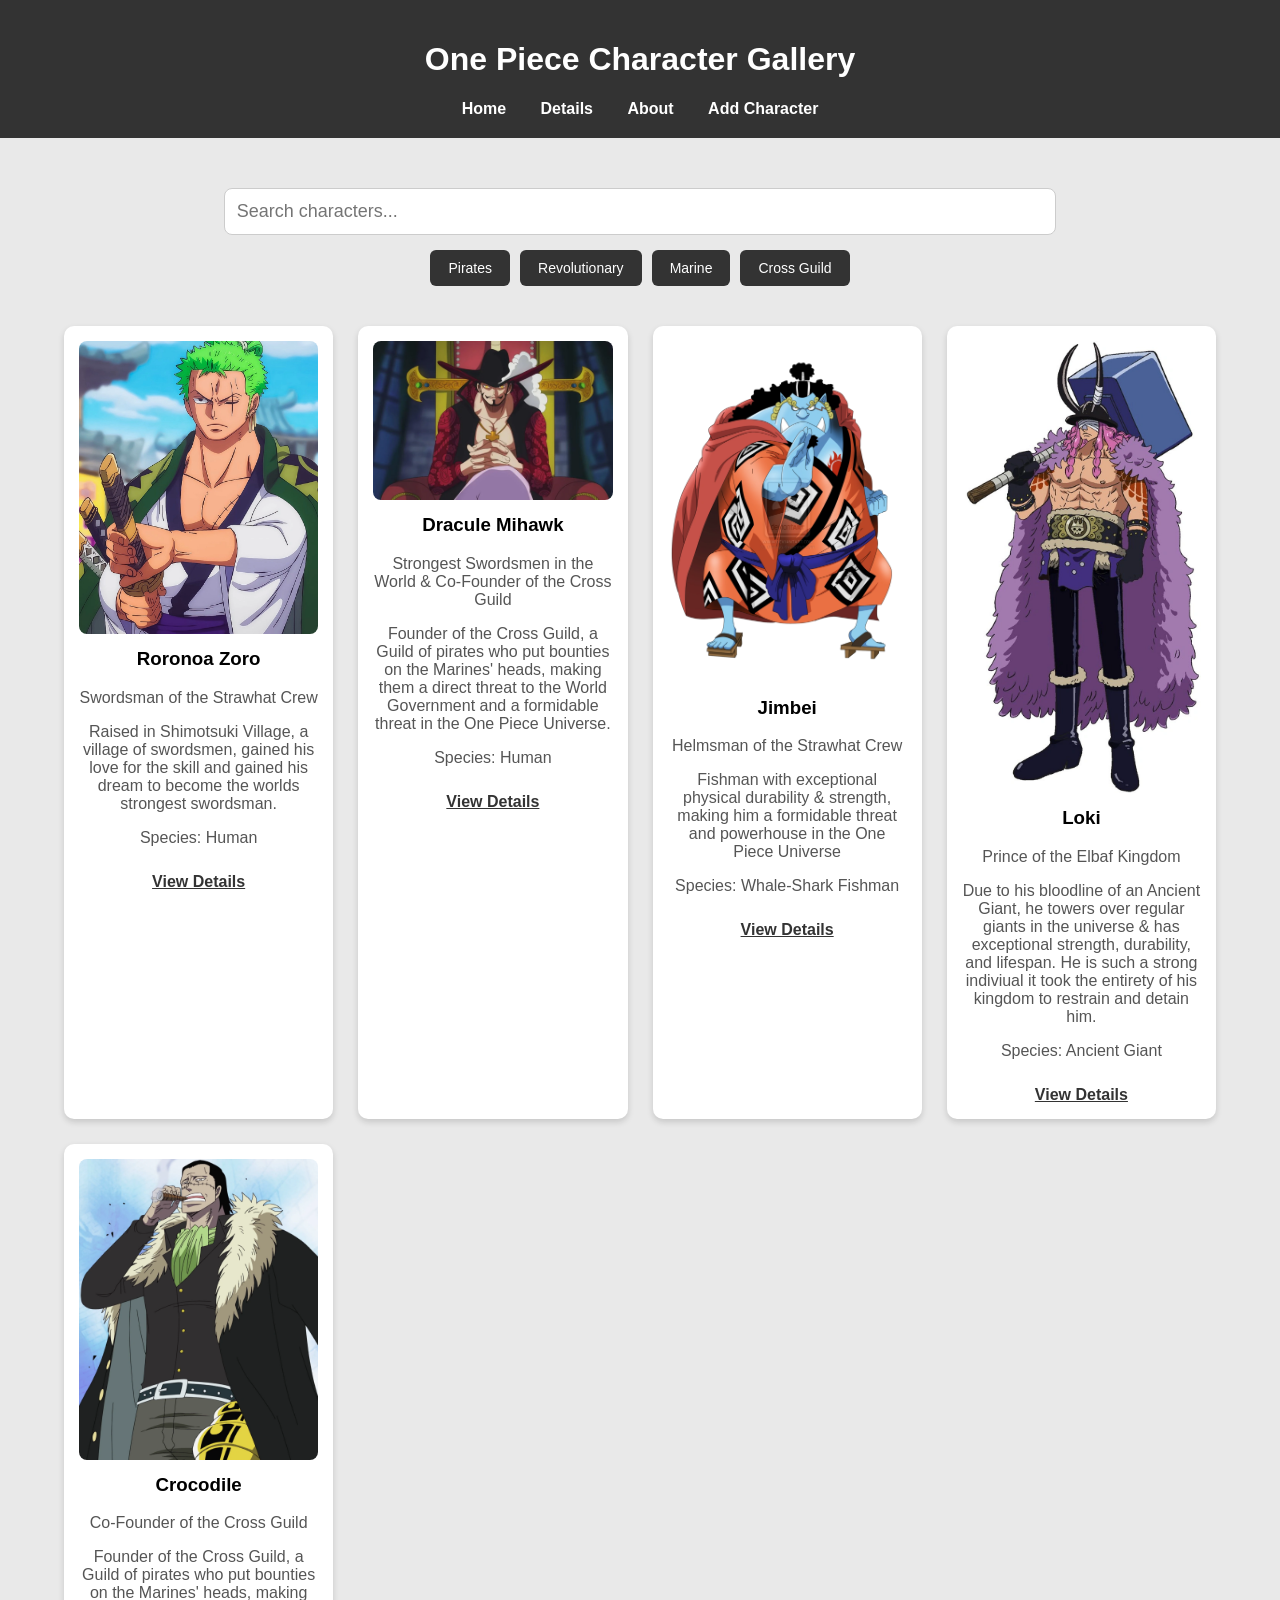
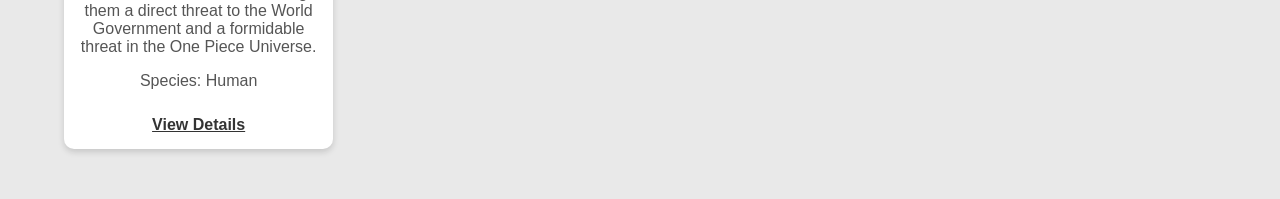
<file: index.html>
<!DOCTYPE html>
<html>
<head>
    <title>One Piece Character Gallery</title>
    <link rel="stylesheet" href="style.css">
</head>
<body>

<header>
    <h1>One Piece Character Gallery</h1>
    <nav>
        <a href="index.html">Home</a>
        <a href="details.html">Details</a>
        <a href="about.html">About</a>
        <a href="new-character-form.html">Add Character</a>
    </nav>
</header>

<div class="container">

    <div class="search-bar">
    <input type="text" placeholder="Search characters...">

    <div class="filter-buttons">
        <button>Pirates</button>
        <button>Revolutionary</button>
        <button>Marine</button>
        <button>Cross Guild</button>
    </div>

    <div class="gallery">

        <div class="card">
            <img src="images/Zoro-onepiece.webp" alt="Roronoa Zoro">
            <h3>Roronoa Zoro</h3>
            <p>Swordsman of the Strawhat Crew</p>
            <p>Raised in Shimotsuki Village, a village of swordsmen, gained his love for the skill and gained his dream to become the worlds strongest swordsman.</p>
            <p>Species: Human</p>
            <a href="details.html">View Details</a>
        </div>

        <div class="card">
            <img src="images/Mihawk-onepiece.webp" alt="Dracule Mihawk">
            <h3>Dracule Mihawk</h3>
            <p>Strongest Swordsmen in the World & Co-Founder of the Cross Guild</p>
            <p>Founder of the Cross Guild, a Guild of pirates who put bounties on the Marines' heads, making them a direct threat to the World Government and a formidable threat in the One Piece Universe.</p></p>
            <p>Species: Human</p>
            <a href="details.html">View Details</a>
        </div>

        <div class="card">
            <img src="images/Jimbei-onepiece.webp" alt="Jimbei">
            <h3>Jimbei</h3>
            <p>Helmsman of the Strawhat Crew</p>
            <p>Fishman with exceptional physical durability & strength, making him a formidable threat and powerhouse in the One Piece Universe</p>
            <p>Species: Whale-Shark Fishman</p>
            <a href="details.html">View Details</a>
        </div>

        <div class="card">
            <img src="images/Loki-onepiece.webp" alt="Loki">
            <h3>Loki</h3>
            <p>Prince of the Elbaf Kingdom</p>
            <p>Due to his bloodline of an Ancient Giant, he towers over regular giants in the universe  
             & has exceptional strength, durability, and lifespan. He is such a strong indiviual it took the entirety of his kingdom to restrain and detain him.
            </p>
            <p>Species: Ancient Giant</p>
            <a href="details.html">View Details</a>
        </div>

        <div class="card">
            <img src="images/Crocodile-onepiece.webp" alt="Crocodile">
            <h3>Crocodile</h3>
            <p>Co-Founder of the Cross Guild</p>
            <p>Founder of the Cross Guild, a Guild of pirates who put bounties on the Marines' heads, making them a direct threat to the World Government and a formidable threat in the One Piece Universe.</p>
            <p>Species: Human</p>
            <a href="details.html">View Details</a>
        </div>

    </div>
</div>

</body>
</html>
</file>
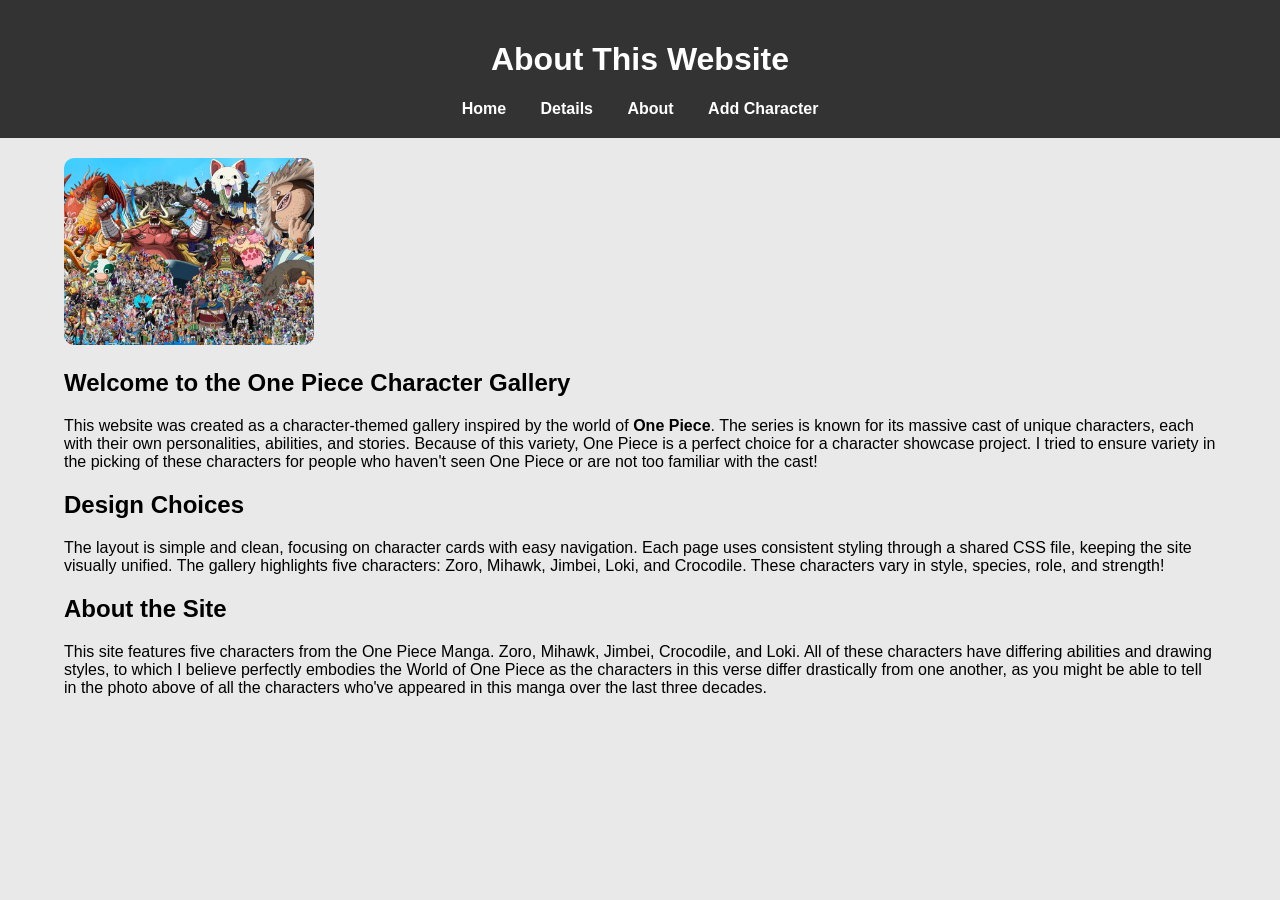
<file: about.html>
<!DOCTYPE html>
<html>
<head>
    <title>About This Gallery</title>
    <link rel="stylesheet" href="style.css">
</head>
<body>

<header>
    <h1>About This Website</h1>
    <nav>
        <a href="index.html">Home</a>
        <a href="details.html">Details</a>
        <a href="about.html">About</a>
        <a href="new-character-form.html">Add Character</a>
    </nav>
</header>

<div class="container">

    <img src="images/onepiece.png" alt="One Piece Image" style="width:250px; border-radius:10px;">

    <h2>Welcome to the One Piece Character Gallery</h2>
    <p>
        This website was created as a character-themed gallery inspired by the world of 
        <strong>One Piece</strong>. The series is known for its massive cast of unique 
        characters, each with their own personalities, abilities, and stories. Because of 
        this variety, One Piece is a perfect choice for a character showcase project. I 
        tried to ensure variety in the picking of these characters for people who haven't 
        seen One Piece or are not too familiar with the cast!

    </p>

    <h2>Design Choices</h2>
    <p>
        The layout is simple and clean, focusing on character cards with easy navigation. 
        Each page uses consistent styling through a shared CSS file, keeping the site 
        visually unified. The gallery highlights five characters: Zoro, Mihawk, Jimbei, 
        Loki, and Crocodile. These characters vary in style, species, role, and strength!
    </p>

    <h2>About the Site</h2>
    <p>
        This site features five characters from the One Piece Manga. Zoro, Mihawk, Jimbei, Crocodile, and Loki.
        All of these characters have differing abilities and drawing styles, to which I believe perfectly embodies
        the World of One Piece as the characters in this verse differ drastically from one another, as you might be
        able to tell in the photo above of all the characters who've appeared in this manga over the last three decades.
    </p>

</div>

</body>
</html>
</file>
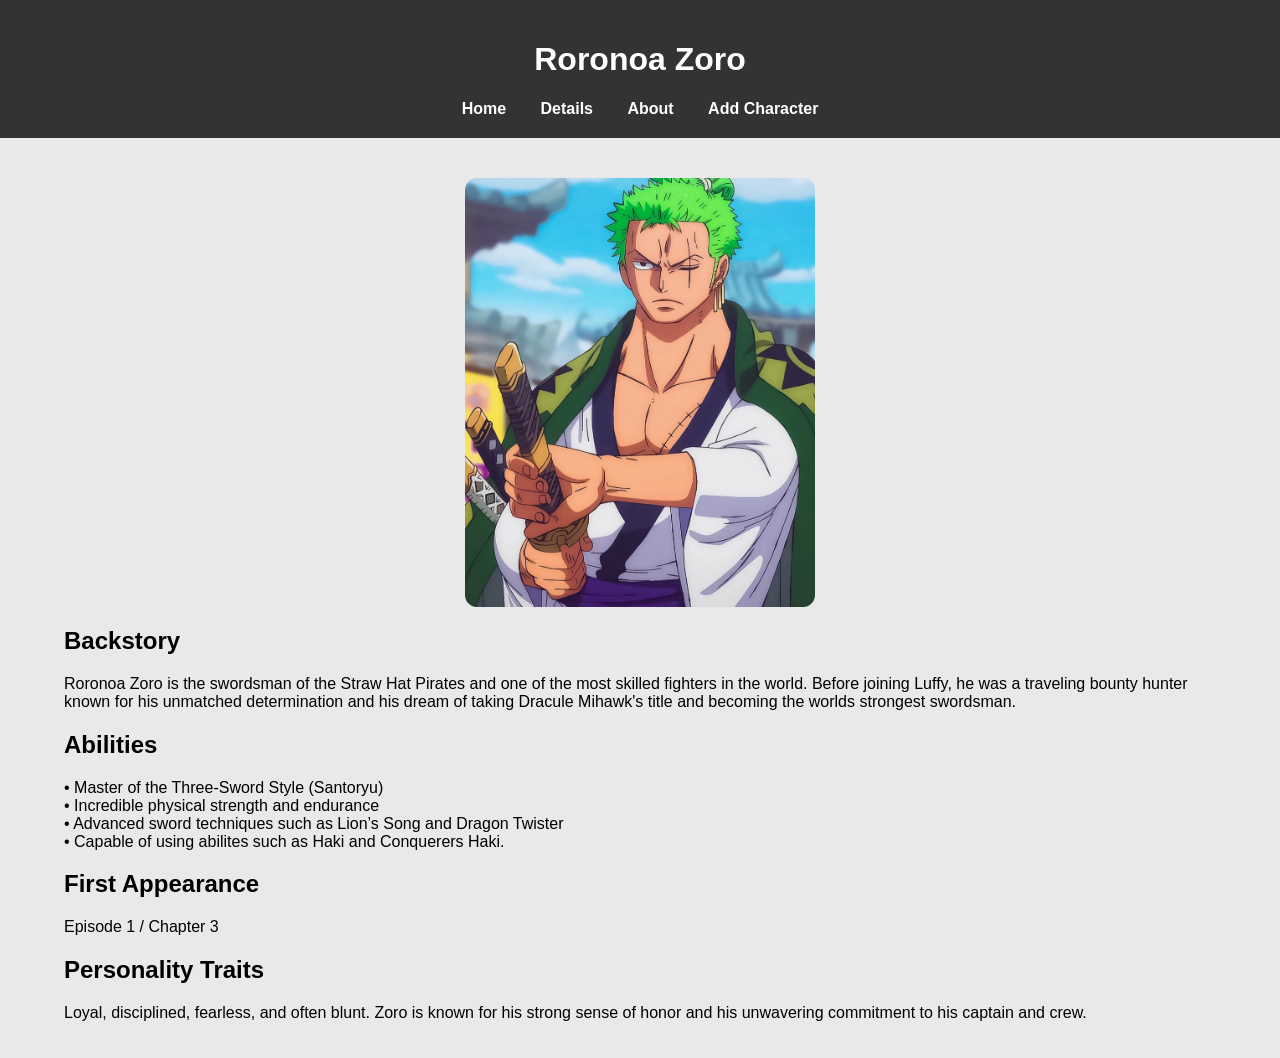
<file: details.html>
<!DOCTYPE html>
<html>
<head>
    <title>Roronoa Zoro - Character Details</title>
    <link rel="stylesheet" href="style.css">
</head>
<body>

<header>
    <h1>Roronoa Zoro</h1>
    <nav>
        <a href="index.html">Home</a>
        <a href="details.html">Details</a>
        <a href="about.html">About</a>
        <a href="new-character-form.html">Add Character</a>
    </nav>
</header>

<div class="container">

    <img src="images/Zoro-onepiece.webp" class="details-img" alt="Roronoa Zoro">

    <h2>Backstory</h2>
    <p>
        Roronoa Zoro is the swordsman of the Straw Hat Pirates and one of the most skilled 
        fighters in the world. Before joining Luffy, he was a traveling bounty hunter known 
        for his unmatched determination and his dream of taking Dracule Mihawk's title and becoming the worlds strongest swordsman.
    </p>

    <h2>Abilities</h2>
    <p>
        • Master of the Three-Sword Style (Santoryu)<br>
        • Incredible physical strength and endurance<br>
        • Advanced sword techniques such as Lion’s Song and Dragon Twister<br>
        • Capable of using abilites such as Haki and Conquerers Haki.
    </p>

    <h2>First Appearance</h2>
    <p>Episode 1 / Chapter 3</p>

    <h2>Personality Traits</h2>
    <p>
        Loyal, disciplined, fearless, and often blunt. Zoro is known for his strong sense 
        of honor and his unwavering commitment to his captain and crew.
    </p>

</div>

</body>
</html>
</file>
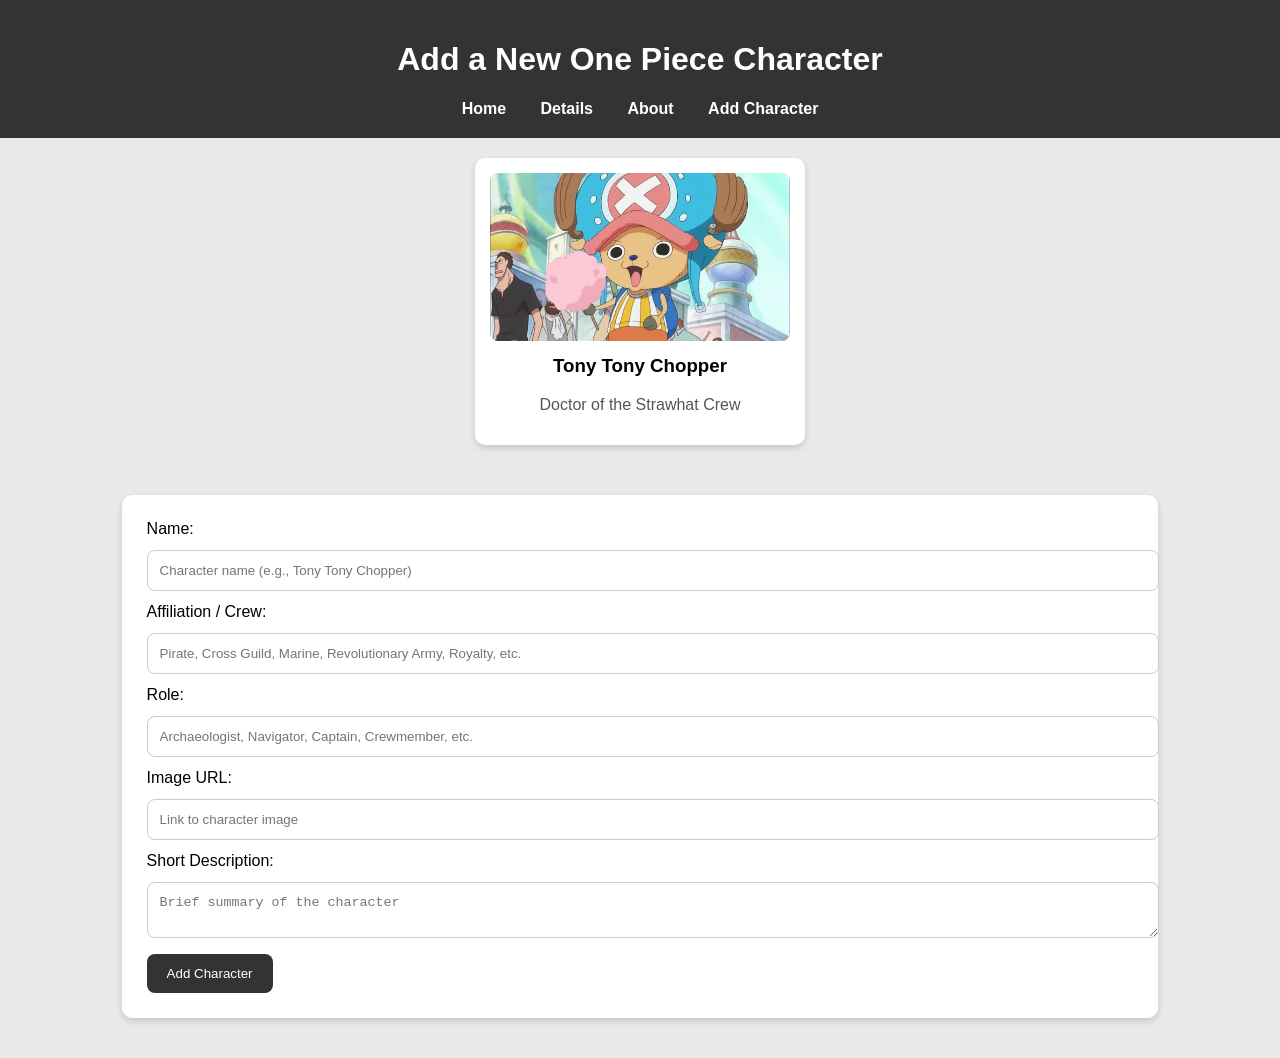
<file: new-character-form.html>
<!DOCTYPE html>
<html>
<head>
    <title>Add a New One Piece Character</title>
    <link rel="stylesheet" href="style.css">
</head>
<body>

<header>
    <h1>Add a New One Piece Character</h1>
    <nav>
        <a href="index.html">Home</a>
        <a href="details.html">Details</a>
        <a href="about.html">About</a>
        <a href="new-character-form.html">Add Character</a>
    </nav>
</header>
<div class="container">

    <!-- Example Character Card -->
    <div class="card" style="max-width:300px; margin: 0 auto 30px auto;">
        <img src="images/chopper.jpg" alt="Tony Tony Chopper">
        <h3>Tony Tony Chopper</h3>
        <p>Doctor of the Strawhat Crew</p>
    </div>

<div class="container">

    <form>
        <label>Name:</label>
        <input type="text" placeholder="Character name (e.g., Tony Tony Chopper)" required>

        <label>Affiliation / Crew:</label>
        <input type="text" placeholder="Pirate, Cross Guild, Marine, Revolutionary Army, Royalty, etc." required>

        <label>Role:</label>
        <input type="text" placeholder="Archaeologist, Navigator, Captain, Crewmember, etc." required>

        <label>Image URL:</label>
        <input type="text" placeholder="Link to character image" required>

        <label>Short Description:</label>
        <textarea placeholder="Brief summary of the character" required></textarea>

        <button type="submit">Add Character</button>
    </form>

</div>

</body>
</html>
</file>
<file: style.css>
body {
    font-family: Arial, sans-serif;
    background-color: #e9e9e9;
    margin: 0;
    padding: 0;
}

header {
    background-color: #333;
    color: white;
    padding: 20px;
    text-align: center;
}

nav a {
    color: white;
    margin: 0 15px;
    text-decoration: none;
    font-weight: bold;
}

.container {
    width: 90%;
    max-width: 1200px;
    margin: auto;
    padding: 20px;
}

.search-bar {
    text-align: center;
    margin: 30px 0;
}

.search-bar input {
    width: 70%;
    padding: 12px;
    font-size: 18px;
    border-radius: 8px;
    border: 1px solid #ccc;
}

.gallery {
    display: grid;
    grid-template-columns: repeat(auto-fill, minmax(250px, 1fr));
    gap: 25px;
}

.card {
    background: white;
    border-radius: 10px;
    padding: 15px;
    box-shadow: 0 3px 6px rgba(0,0,0,0.15);
    text-align: center;
}

.card img {
    width: 100%;
    border-radius: 8px;
}

.card h3 {
    margin-top: 10px;
}

.card p {
    color: #555;
}

.card a {
    display: inline-block;
    margin-top: 10px;
    color: #333;
    font-weight: bold;
}

.details-img {
    width: 350px;
    border-radius: 12px;
    display: block;
    margin: 20px auto;
}

form {
    background: white;
    padding: 25px;
    border-radius: 10px;
    box-shadow: 0 3px 6px rgba(0,0,0,0.15);
}

form input, form textarea {
    width: 100%;
    padding: 12px;
    margin: 12px 0;
    border-radius: 8px;
    border: 1px solid #ccc;
}

form button {
    padding: 12px 20px;
    background: #333;
    color: white;
    border: none;
    border-radius: 8px;
    cursor: pointer;
}
.filter-buttons {
    margin-top: 15px;
    margin-bottom: 40px;
    display: flex;
    justify-content: center;
    gap: 10px;
    flex-wrap: wrap;
}

.filter-buttons button {
    padding: 10px 18px;
    background-color: #333;
    color: white;
    border: none;
    border-radius: 6px;
    cursor: pointer;
    font-size: 14px;
}

.filter-buttons button:hover {
    background-color: #555;
}
</file>
